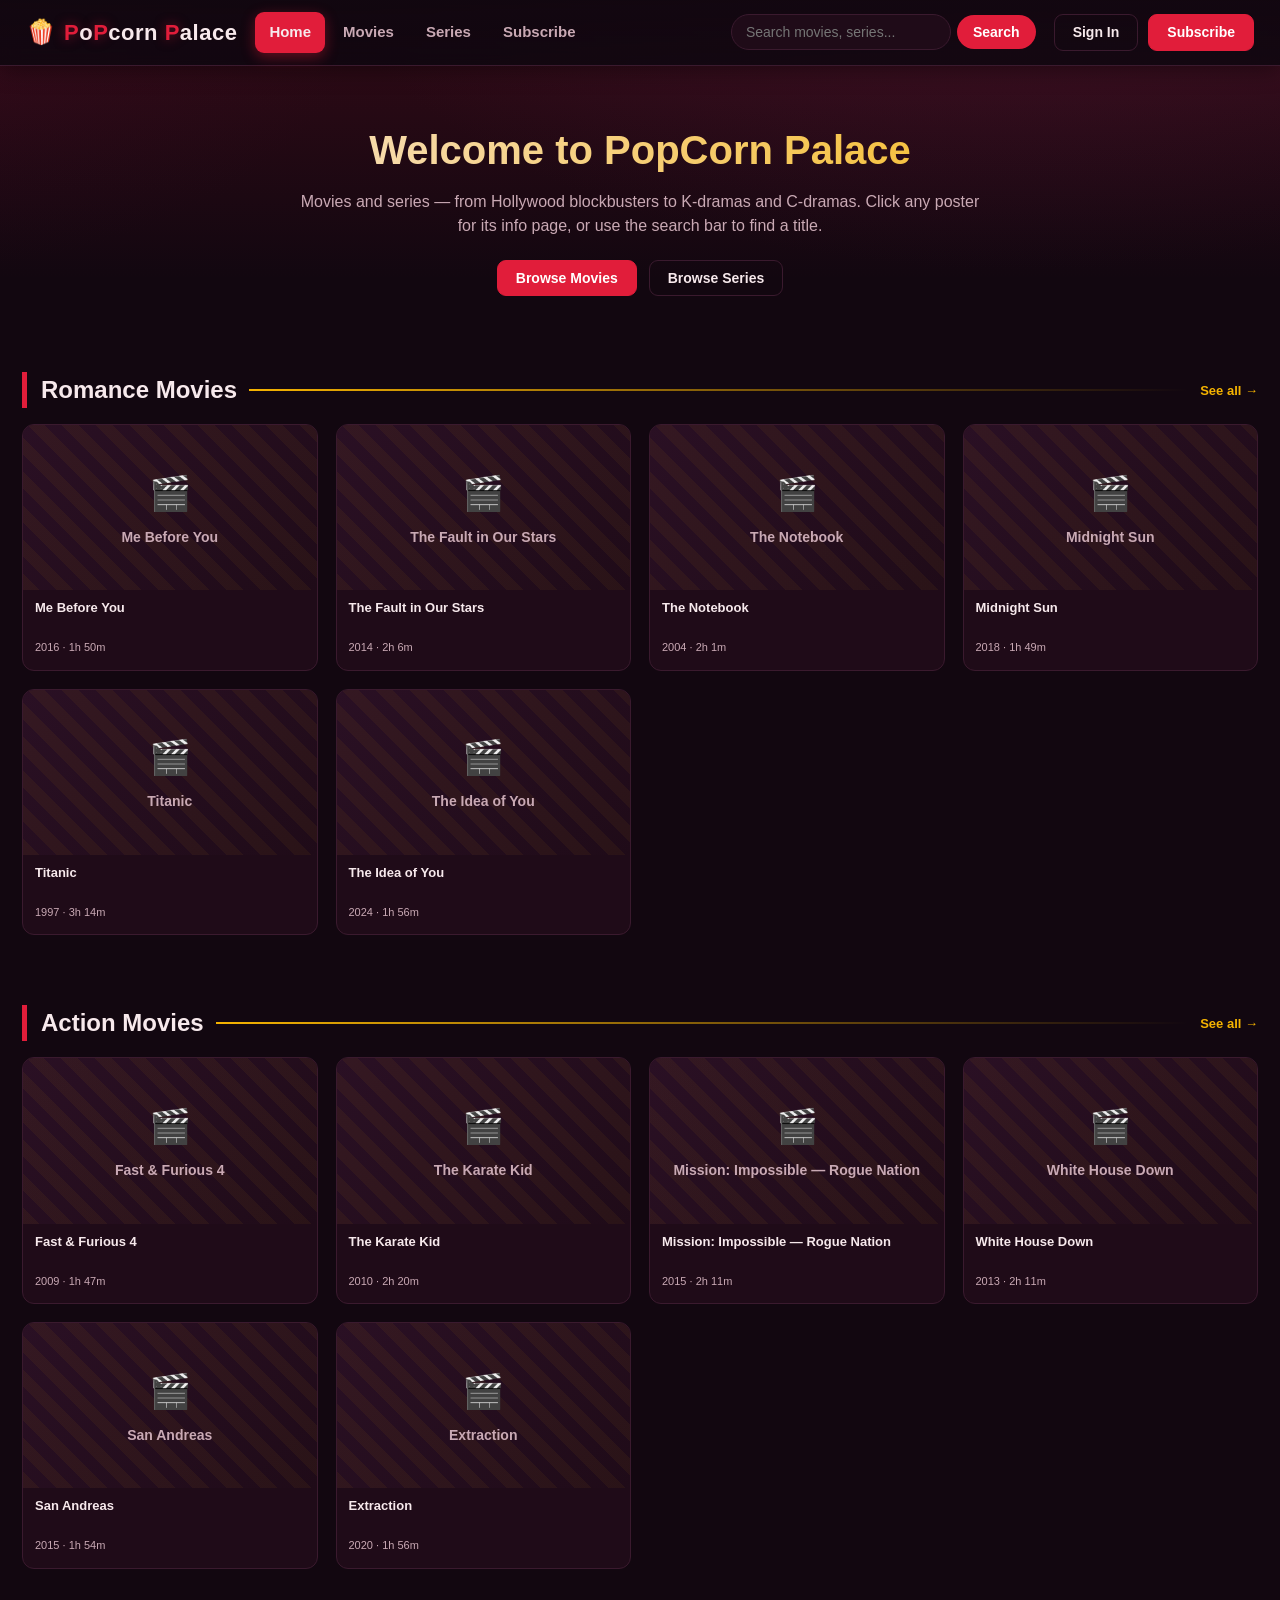
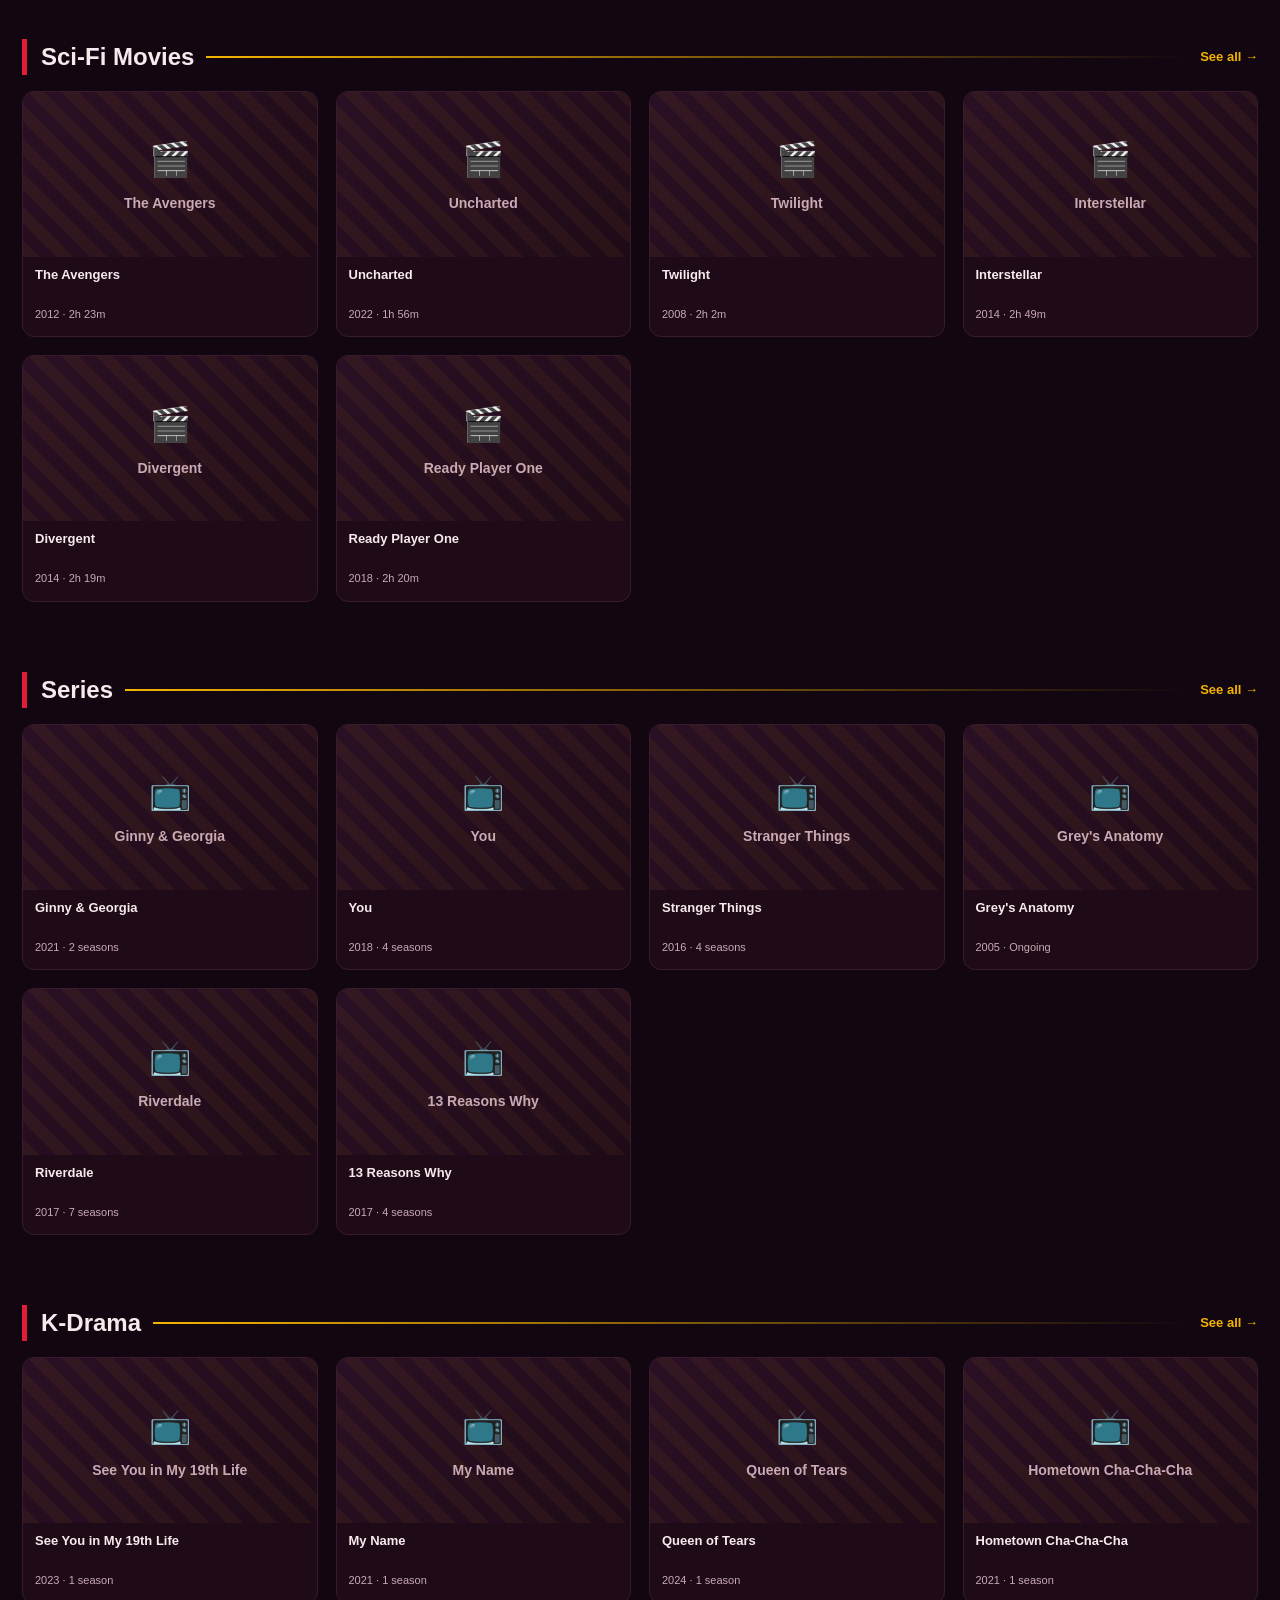
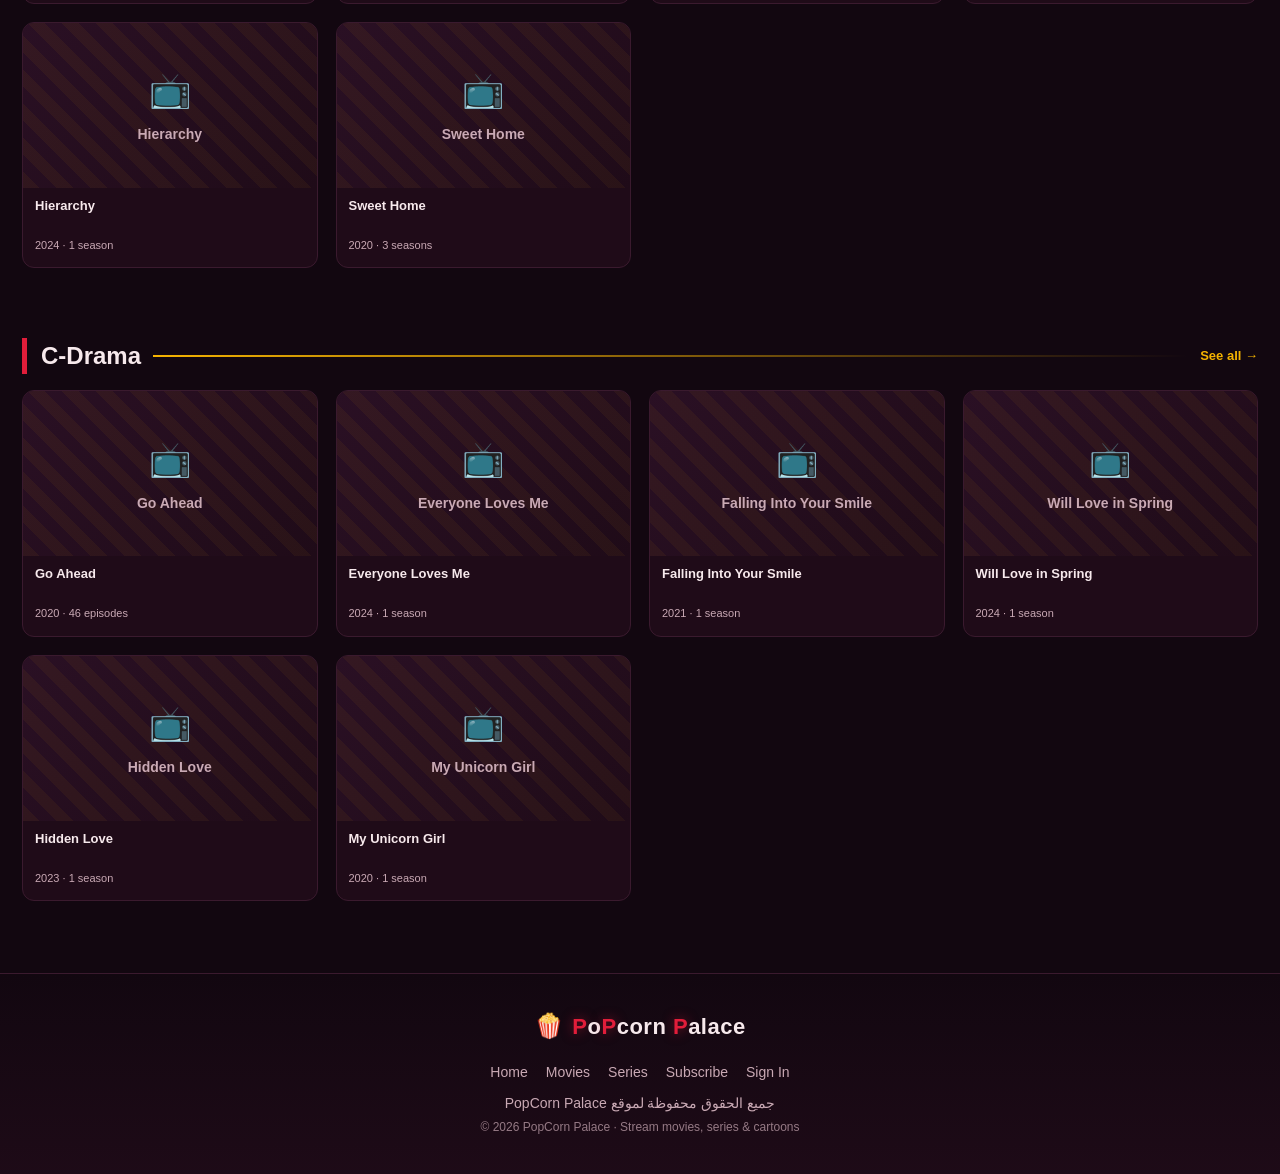
<file: index.html>
<!doctype html>
<html lang="en">
<head>
  <meta charset="utf-8">
  <meta name="viewport" content="width=device-width, initial-scale=1">
  <title>PopCorn Palace — Movies &amp; Series</title>
  <meta name="description" content="Movies and series — from Hollywood blockbusters to K-dramas and C-dramas. Browse, search and discover on PopCorn Palace.">
  <meta name="theme-color" content="#120710">
  <link rel="icon" href="data:image/svg+xml,%3Csvg xmlns='http://www.w3.org/2000/svg' viewBox='0 0 100 100'%3E%3Ctext y='.9em' font-size='90'%3E🍿%3C/text%3E%3C/svg%3E">
  <link rel="stylesheet" href="css/base.css">
  <link rel="stylesheet" href="css/layout.css">
  <link rel="stylesheet" href="css/components.css">
</head>
<body data-page="home">
  <main id="main">
    <section class="hero">
      <h1>Welcome to PopCorn Palace</h1>
      <p>Movies and series — from Hollywood blockbusters to K-dramas and C-dramas. Click any poster for its info page, or use the search bar to find a title.</p>
      <div class="hero-actions">
        <a class="btn-primary" href="movies.html">Browse Movies</a>
        <a class="btn-ghost" href="series.html">Browse Series</a>
      </div>
    </section>

    <div id="sections" data-kinds="movie,series,kdrama,cdrama" data-seeall></div>
    <noscript><p class="empty-state">Please enable JavaScript to browse the catalog.</p></noscript>
  </main>

  <script src="js/data.js"></script>
  <script src="js/layout.js"></script>
  <script src="js/browse.js"></script>
</body>
</html>
</file>
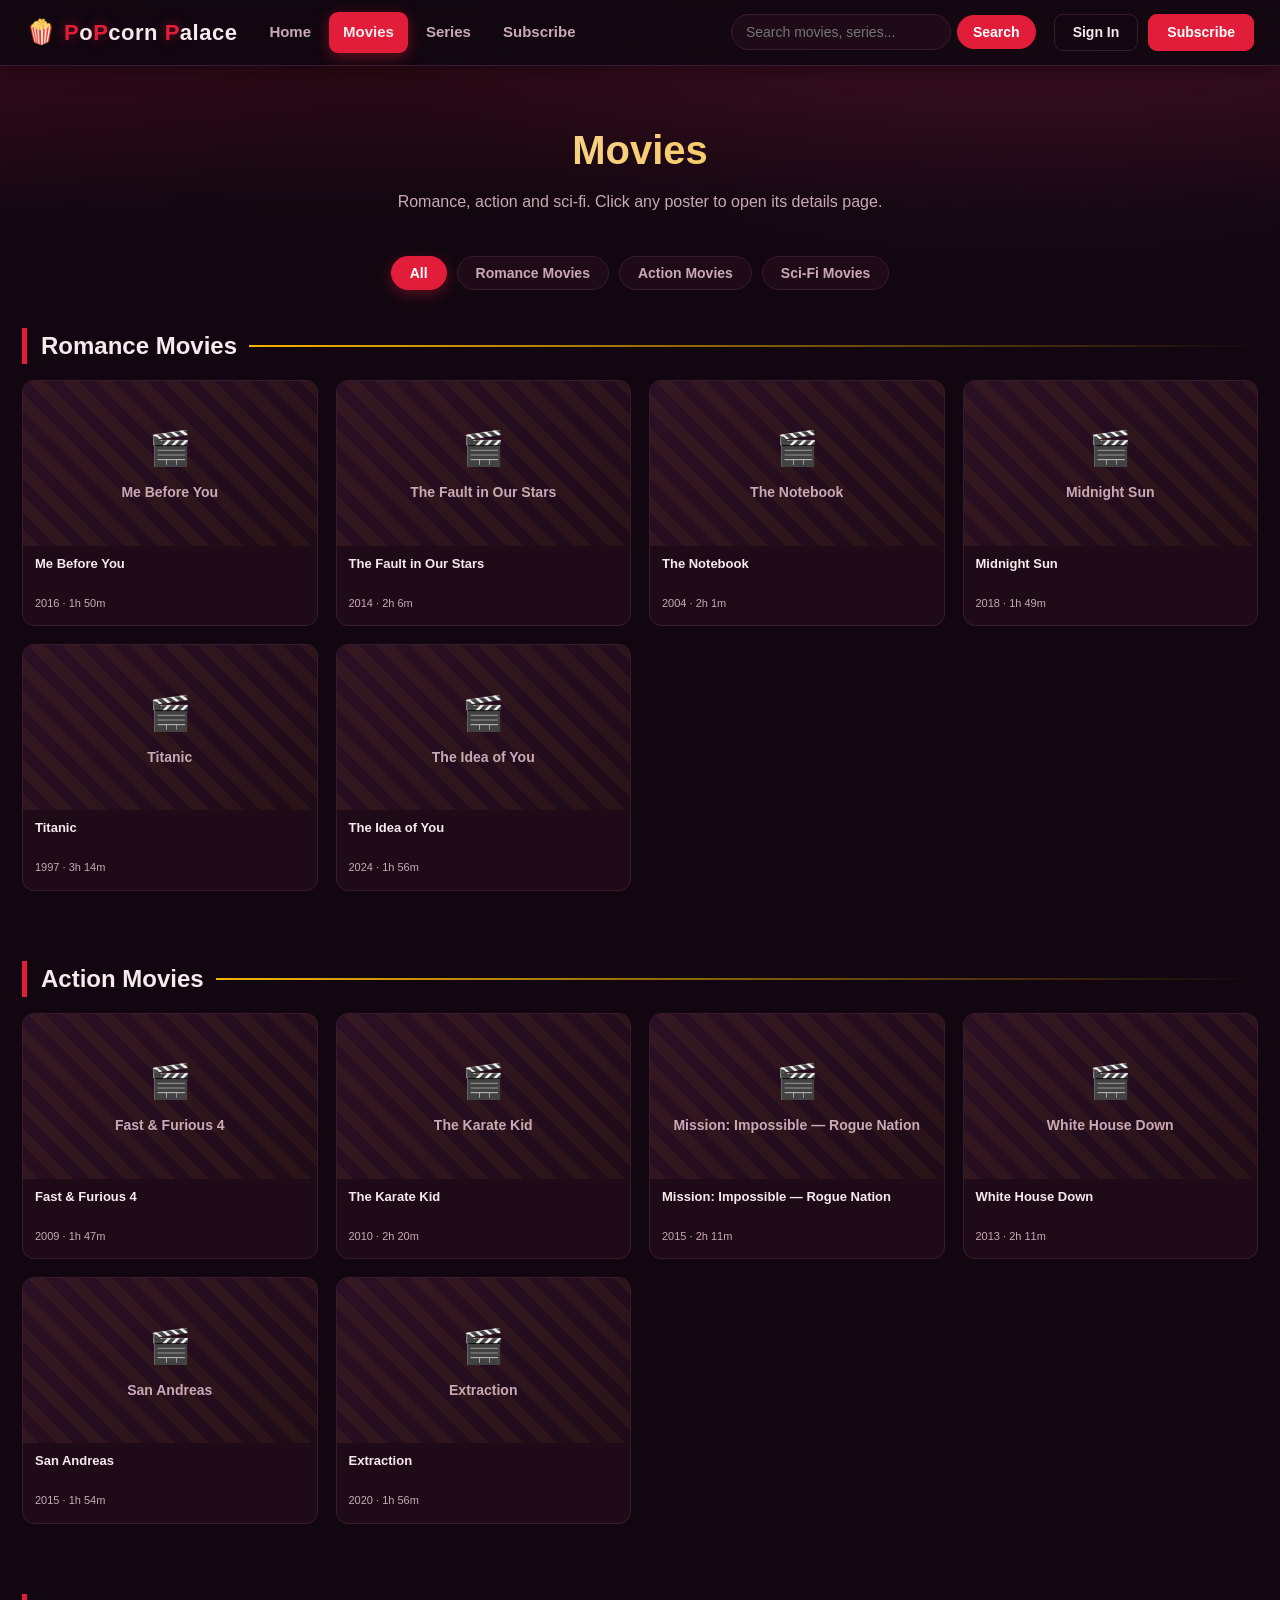
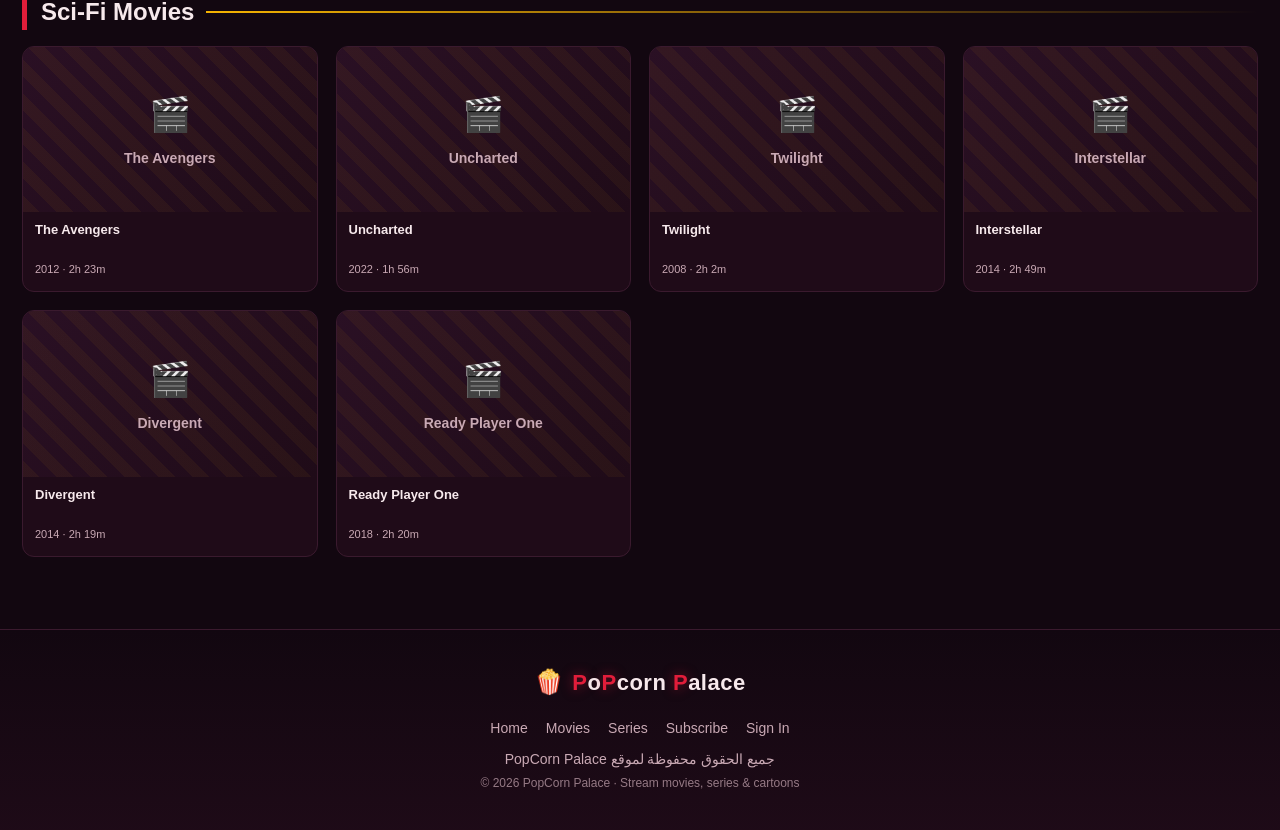
<file: movies.html>
<!doctype html>
<html lang="en">
<head>
  <meta charset="utf-8">
  <meta name="viewport" content="width=device-width, initial-scale=1">
  <title>Movies — PopCorn Palace</title>
  <meta name="description" content="Romance, action and sci-fi movies. Pick a poster to open its details page.">
  <meta name="theme-color" content="#120710">
  <link rel="icon" href="data:image/svg+xml,%3Csvg xmlns='http://www.w3.org/2000/svg' viewBox='0 0 100 100'%3E%3Ctext y='.9em' font-size='90'%3E🍿%3C/text%3E%3C/svg%3E">
  <link rel="stylesheet" href="css/base.css">
  <link rel="stylesheet" href="css/layout.css">
  <link rel="stylesheet" href="css/components.css">
</head>
<body data-page="movies">
  <main id="main">
    <section class="hero">
      <h1>Movies</h1>
      <p>Romance, action and sci-fi. Click any poster to open its details page.</p>
    </section>

    <div id="sections" data-kinds="movie" data-filter></div>
    <noscript><p class="empty-state">Please enable JavaScript to browse the catalog.</p></noscript>
  </main>

  <script src="js/data.js"></script>
  <script src="js/layout.js"></script>
  <script src="js/browse.js"></script>
</body>
</html>
</file>
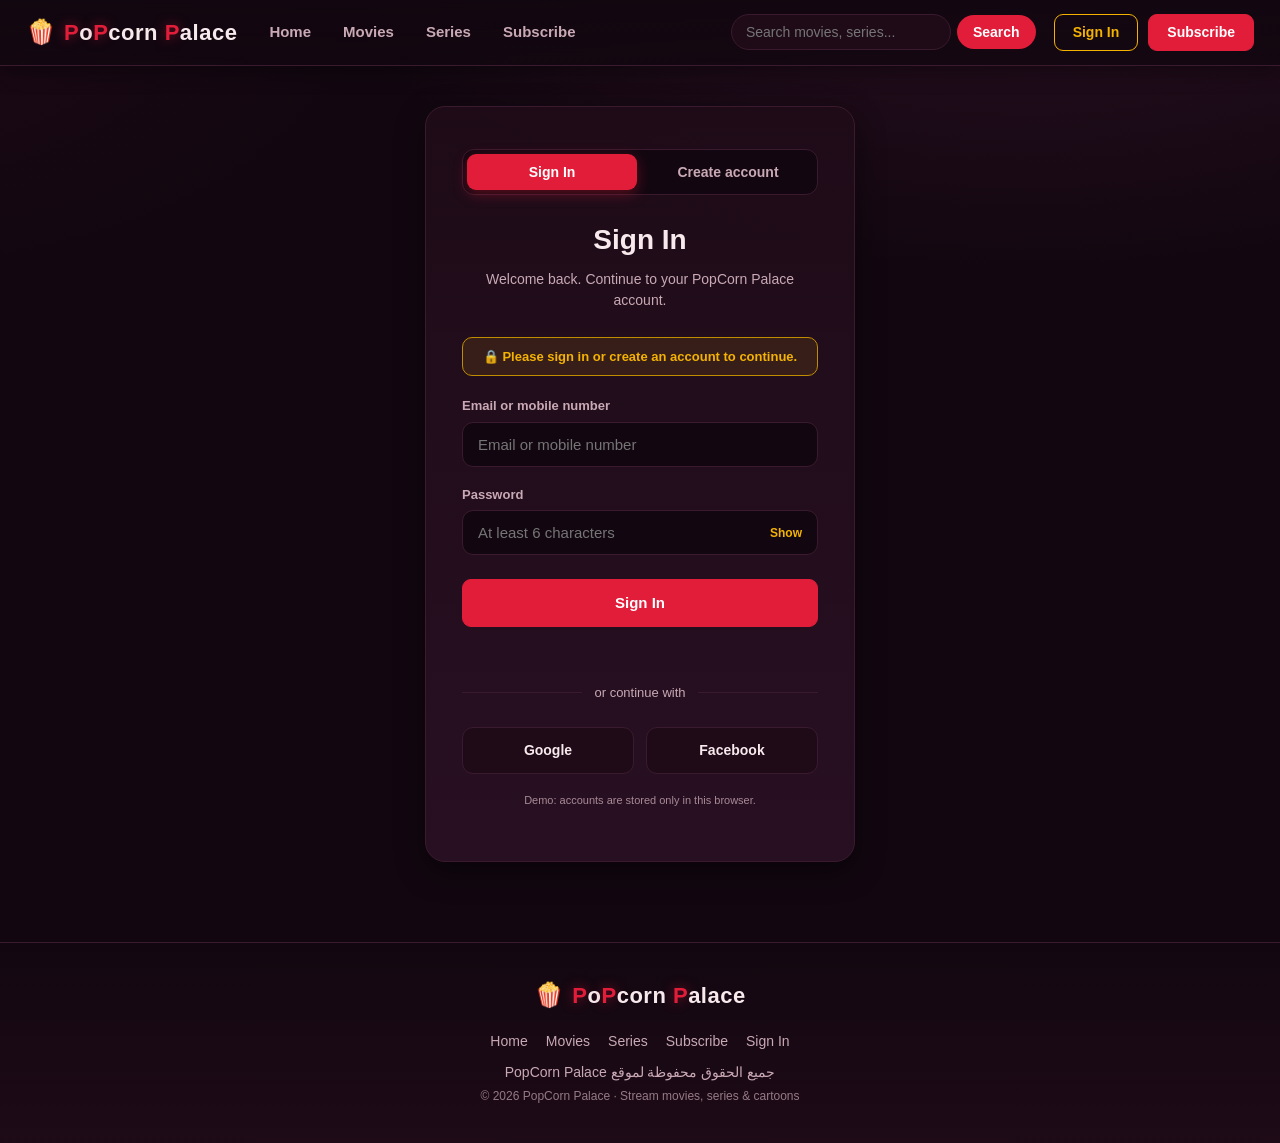
<file: mylist.html>
<!doctype html>
<html lang="en">
<head>
  <meta charset="utf-8">
  <meta name="viewport" content="width=device-width, initial-scale=1">
  <title>My List — PopCorn Palace</title>
  <meta name="description" content="Your saved movies and series on PopCorn Palace.">
  <meta name="theme-color" content="#120710">
  <link rel="icon" href="data:image/svg+xml,%3Csvg xmlns='http://www.w3.org/2000/svg' viewBox='0 0 100 100'%3E%3Ctext y='.9em' font-size='90'%3E🍿%3C/text%3E%3C/svg%3E">
  <link rel="stylesheet" href="css/base.css">
  <link rel="stylesheet" href="css/layout.css">
  <link rel="stylesheet" href="css/components.css">
  <link rel="stylesheet" href="css/mylist.css">
</head>
<body data-page="mylist">
  <main id="main">
    <section class="hero">
      <h1>My List</h1>
      <p>Movies and series you saved. Your list is private to your account.</p>
    </section>
    <div class="section" id="list-root"></div>
  </main>

  <script src="js/data.js"></script>
  <script src="js/layout.js"></script>
  <script src="js/mylist.js"></script>
</body>
</html>
</file>
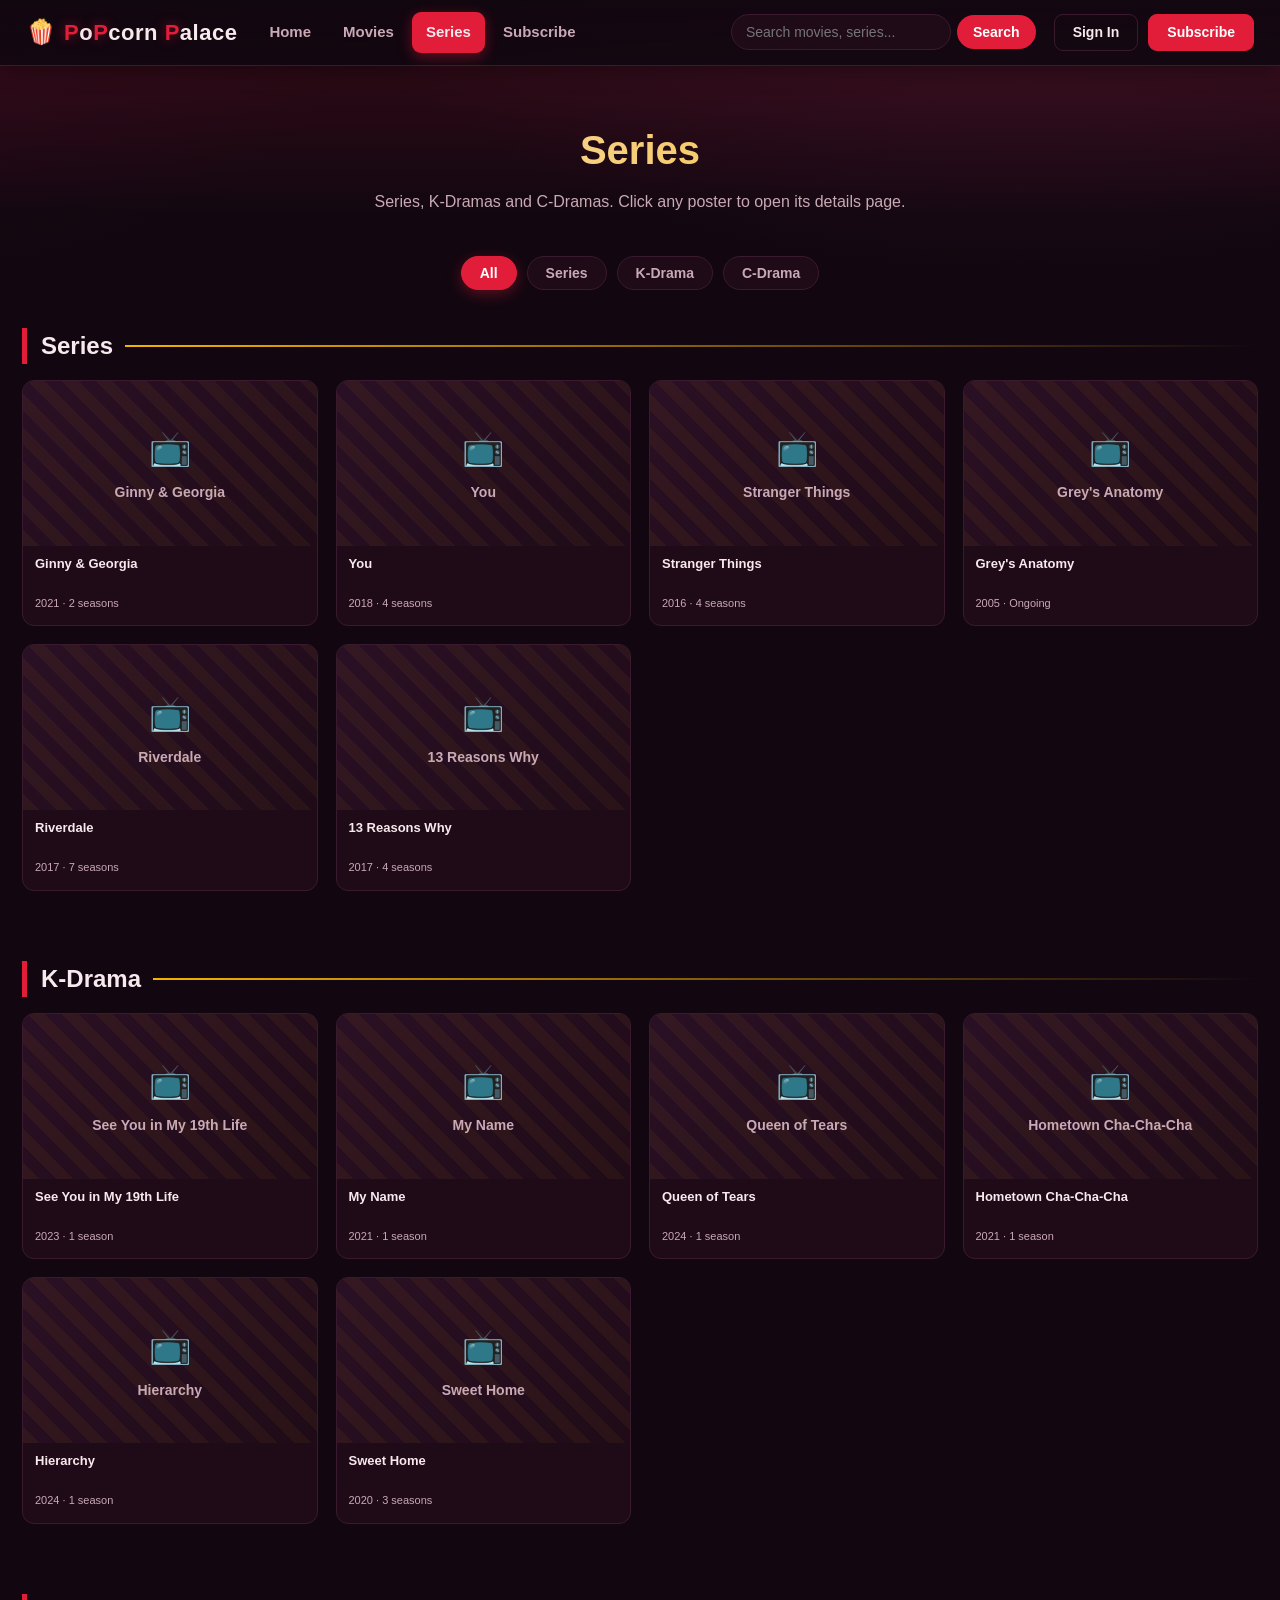
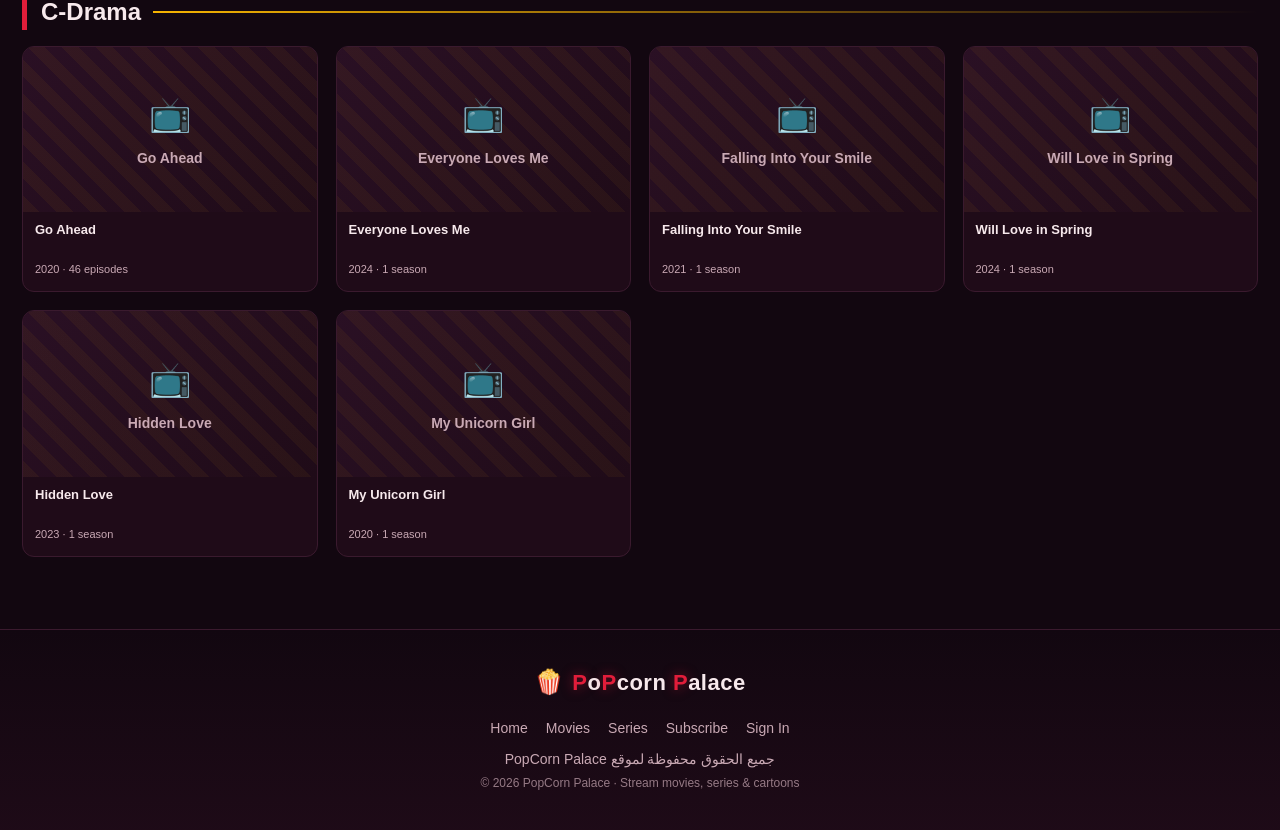
<file: series.html>
<!doctype html>
<html lang="en">
<head>
  <meta charset="utf-8">
  <meta name="viewport" content="width=device-width, initial-scale=1">
  <title>Series — PopCorn Palace</title>
  <meta name="description" content="Series, K-Dramas and C-Dramas. Pick a poster to open its details page.">
  <meta name="theme-color" content="#120710">
  <link rel="icon" href="data:image/svg+xml,%3Csvg xmlns='http://www.w3.org/2000/svg' viewBox='0 0 100 100'%3E%3Ctext y='.9em' font-size='90'%3E🍿%3C/text%3E%3C/svg%3E">
  <link rel="stylesheet" href="css/base.css">
  <link rel="stylesheet" href="css/layout.css">
  <link rel="stylesheet" href="css/components.css">
</head>
<body data-page="series">
  <main id="main">
    <section class="hero">
      <h1>Series</h1>
      <p>Series, K-Dramas and C-Dramas. Click any poster to open its details page.</p>
    </section>

    <div id="sections" data-kinds="series,kdrama,cdrama" data-filter></div>
    <noscript><p class="empty-state">Please enable JavaScript to browse the catalog.</p></noscript>
  </main>

  <script src="js/data.js"></script>
  <script src="js/layout.js"></script>
  <script src="js/browse.js"></script>
</body>
</html>
</file>
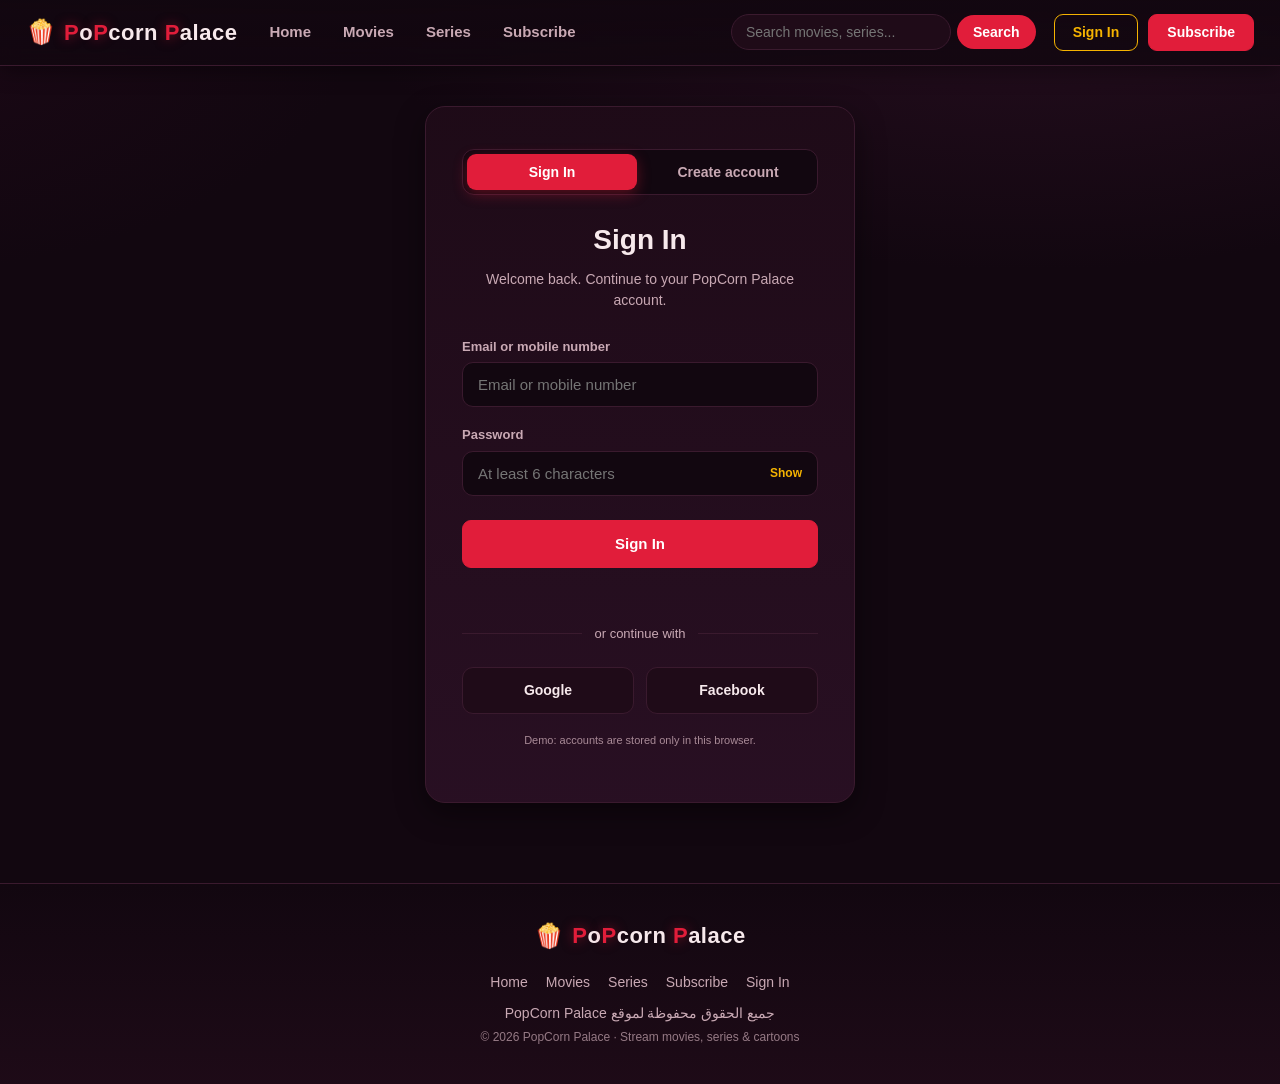
<file: signin.html>
<!doctype html>
<html lang="en">
<head>
  <meta charset="utf-8">
  <meta name="viewport" content="width=device-width, initial-scale=1">
  <title>Sign In — PopCorn Palace</title>
  <meta name="description" content="Sign in or create an account to use My List on PopCorn Palace.">
  <meta name="theme-color" content="#120710">
  <link rel="icon" href="data:image/svg+xml,%3Csvg xmlns='http://www.w3.org/2000/svg' viewBox='0 0 100 100'%3E%3Ctext y='.9em' font-size='90'%3E🍿%3C/text%3E%3C/svg%3E">
  <link rel="stylesheet" href="css/base.css">
  <link rel="stylesheet" href="css/layout.css">
  <link rel="stylesheet" href="css/components.css">
  <link rel="stylesheet" href="css/signin.css">
</head>
<body data-page="signin">
  <main id="main" class="auth-wrap">
    <div class="auth-card">
      <div class="tabs" role="tablist" aria-label="Account">
        <button class="tab on" type="button" role="tab" data-mode="signin" aria-selected="true">Sign In</button>
        <button class="tab" type="button" role="tab" data-mode="signup" aria-selected="false">Create account</button>
      </div>
      <h1 id="title">Sign In</h1>
      <p class="lead" id="lead">Welcome back. Continue to your PopCorn Palace account.</p>
      <p class="next-note" id="next-note" hidden>🔒 Please sign in or create an account to continue.</p>

      <form id="signin-form" novalidate>
        <div class="field">
          <label for="u">Email or mobile number</label>
          <input id="u" type="text" name="username" placeholder="Email or mobile number"
                 autocomplete="username" inputmode="email" required aria-describedby="u-err">
          <div class="err" id="u-err">Enter a valid email or mobile number.</div>
        </div>
        <div class="field">
          <label for="p">Password</label>
          <div class="pw-wrap">
            <input id="p" type="password" name="password" placeholder="At least 6 characters"
                   autocomplete="current-password" required minlength="6" aria-describedby="p-err">
            <button class="pw-toggle" id="pw-toggle" type="button" aria-pressed="false" aria-controls="p">Show</button>
          </div>
          <div class="err" id="p-err">Password must be at least 6 characters.</div>
        </div>
        <div class="field" id="confirm-field" hidden>
          <label for="p2">Confirm password</label>
          <input id="p2" type="password" autocomplete="new-password" placeholder="Repeat your password" aria-describedby="p2-err">
          <div class="err" id="p2-err">Passwords don't match.</div>
        </div>
        <button class="btn-primary" id="submit" type="submit">Sign In</button>
        <p class="form-status" id="form-status" role="status" aria-live="polite"></p>
      </form>

      <div class="divider">or continue with</div>
      <div class="social">
        <a href="https://www.google.com" target="_blank" rel="noopener noreferrer">Google</a>
        <a href="https://www.facebook.com" target="_blank" rel="noopener noreferrer">Facebook</a>
      </div>
      <p class="recaptcha">Demo: accounts are stored only in this browser.</p>
    </div>
  </main>

  <script src="js/data.js"></script>
  <script src="js/layout.js"></script>
  <script src="js/signin.js"></script>
</body>
</html>
</file>
<file: css/base.css>
/* ==========================================================
   base.css — design tokens, reset, typography, utilities
   ========================================================== */
:root {
  --bg: #120710;
  --bg2: #1a0a16;
  --surface: #1f0b18;
  --surface2: #2a1024;
  --primary: #e11d3a;
  --primary-dark: #a30f25;
  --accent: #f5b301;
  --accent-dark: #c08d00;
  --text: #f7e9ec;
  --muted: #c9a9b4;
  --border: #3a1a2e;
  --shadow: 0 10px 30px rgba(0, 0, 0, .45);
  --radius: 12px;
  --maxw: 1280px;
  --header-h: 64px;
}

*, *::before, *::after { box-sizing: border-box; }

html { scroll-behavior: smooth; -webkit-text-size-adjust: 100%; }
html, body { margin: 0; padding: 0; }

body {
  font-family: "Segoe UI", Tahoma, "Helvetica Neue", Arial, "Noto Sans", sans-serif;
  background:
    radial-gradient(1200px 600px at 80% -10%, #2a0f22 0%, transparent 60%),
    radial-gradient(900px 500px at -10% 0%, #1c0816 0%, transparent 55%),
    var(--bg);
  background-attachment: fixed;
  color: var(--text);
  min-height: 100vh;
  line-height: 1.5;
  display: flex;
  flex-direction: column;
}
main { flex: 1; }

a { color: inherit; text-decoration: none; }
img { max-width: 100%; display: block; }
button { font-family: inherit; }

/* Keyboard focus — visible everywhere */
:focus-visible {
  outline: 2px solid var(--accent);
  outline-offset: 2px;
  border-radius: 6px;
}

/* Skip link for keyboard / screen-reader users */
.skip-link {
  position: absolute; left: 12px; top: -60px; z-index: 200;
  background: var(--accent); color: #1a0a16; font-weight: 800;
  padding: 10px 16px; border-radius: 8px; transition: top .2s;
}
.skip-link:focus { top: 12px; }

.visually-hidden {
  position: absolute !important; width: 1px; height: 1px; overflow: hidden;
  clip: rect(0 0 0 0); white-space: nowrap;
}

/* Respect users who prefer less motion */
@media (prefers-reduced-motion: reduce) {
  *, *::before, *::after {
    animation-duration: .01ms !important;
    transition-duration: .01ms !important;
    scroll-behavior: auto !important;
  }
}
</file>
<file: css/layout.css>
/* ==========================================================
   layout.css — header, navigation, hero, sections, footer
   ========================================================== */

/* ---------- Header ---------- */
.nav {
  position: sticky; top: 0; z-index: 50;
  display: flex; align-items: center; gap: 18px; flex-wrap: wrap;
  padding: 12px 26px;
  background: linear-gradient(180deg, rgba(18, 7, 16, .97), rgba(18, 7, 16, .85));
  backdrop-filter: blur(8px);
  border-bottom: 1px solid var(--border);
  box-shadow: 0 4px 22px rgba(0, 0, 0, .4);
}

.brand-link { display: flex; align-items: center; gap: 8px; }
.brand {
  font-size: 22px; font-weight: 800; letter-spacing: .5px; white-space: nowrap;
}
.brand .r { color: var(--primary); text-shadow: 0 0 12px rgba(225, 29, 58, .5); }
.brand-link .pop { font-size: 24px; }

.nav-links { display: flex; gap: 4px; flex-wrap: wrap; }
.nav-links a {
  padding: 9px 14px; border-radius: 9px; font-size: 15px; font-weight: 600;
  color: var(--muted); transition: .2s;
}
.nav-links a:hover { color: var(--text); background: var(--surface); }
.nav-links a.is-active {
  color: var(--text); background: var(--primary);
  box-shadow: 0 4px 14px rgba(225, 29, 58, .4);
}

.nav-right { display: flex; align-items: center; gap: 10px; }

/* Hamburger (mobile only) */
.nav-toggle {
  display: none; margin-left: auto;
  background: var(--surface); border: 1px solid var(--border); color: var(--text);
  width: 42px; height: 42px; border-radius: 10px; font-size: 20px; cursor: pointer;
}

/* ---------- Hero ---------- */
.hero {
  padding: 54px 26px 38px; text-align: center;
  background: linear-gradient(180deg, rgba(225, 29, 58, .12), transparent 80%);
}
.hero h1 {
  font-size: clamp(28px, 5vw, 40px); margin: 0 0 10px; font-weight: 800;
  background: linear-gradient(90deg, var(--text), var(--accent));
  -webkit-background-clip: text; background-clip: text; color: transparent;
}
.hero p { color: var(--muted); max-width: 680px; margin: 0 auto; font-size: 16px; }
.hero-actions { display: flex; gap: 12px; justify-content: center; flex-wrap: wrap; margin-top: 22px; }

/* ---------- Sections ---------- */
.section { max-width: var(--maxw); margin: 0 auto; padding: 8px 22px 6px; }
.section-title {
  font-size: 24px; font-weight: 800; color: var(--text);
  display: flex; align-items: center; gap: 12px;
  margin: 30px 0 16px; padding-left: 14px;
  border-left: 5px solid var(--primary);
}
.section-title::after {
  content: ""; flex: 1; height: 2px;
  background: linear-gradient(90deg, var(--accent), transparent);
}
.section-title .see-all {
  order: 2; font-size: 13px; font-weight: 700; color: var(--accent);
  white-space: nowrap; order: 3;
}
.section-title .see-all:hover { text-decoration: underline; }

/* ---------- Footer ---------- */
.footer {
  margin-top: 40px; padding: 34px 26px; text-align: center;
  background: linear-gradient(180deg, transparent, rgba(31, 11, 24, .9));
  border-top: 1px solid var(--border);
}
.footer .brand-link { justify-content: center; margin-bottom: 8px; display: inline-flex; }
.footer-links { display: flex; gap: 18px; justify-content: center; flex-wrap: wrap; margin: 10px 0; }
.footer-links a { color: var(--muted); font-size: 14px; }
.footer-links a:hover { color: var(--accent); }
.footer p { margin: 4px 0; color: var(--muted); font-size: 14px; }
.footer p.ar { direction: rtl; }
.footer .muted { font-size: 12px; opacity: .7; }

/* ---------- Responsive ---------- */
@media (max-width: 860px) {
  .nav { padding: 10px 16px; gap: 10px; }
  .nav-toggle { display: inline-flex; align-items: center; justify-content: center; }
  .nav-links, .nav-right { display: none; width: 100%; }
  .nav.open .nav-links { display: flex; flex-direction: column; }
  .nav.open .nav-right { display: flex; }
  .nav-search { order: 3; width: 100%; margin-left: 0; }
  .hero { padding: 38px 18px 26px; }
}
</file>
<file: css/components.css>
/* ==========================================================
   components.css — buttons, cards, grid, search, chips, toast
   ========================================================== */

/* ---------- Buttons ---------- */
.btn-ghost, .btn-primary {
  display: inline-flex; align-items: center; justify-content: center; gap: 6px;
  padding: 9px 18px; border-radius: 9px; font-weight: 700; font-size: 14px;
  cursor: pointer; transition: .2s; line-height: 1.2;
}
.btn-ghost { border: 1px solid var(--border); color: var(--text); background: transparent; font-weight: 600; }
.btn-ghost:hover { border-color: var(--accent); color: var(--accent); }
.btn-primary { background: var(--primary); color: #fff; border: 1px solid var(--primary); }
.btn-primary:hover { background: var(--primary-dark); box-shadow: 0 4px 14px rgba(225, 29, 58, .45); }
.btn-ghost.is-on { border-color: var(--accent); color: var(--accent); }

/* ---------- Nav search + live dropdown ---------- */
.nav-search { position: relative; display: flex; align-items: center; gap: 6px; margin-left: auto; }
.nav-search input {
  background: var(--surface); border: 1px solid var(--border); color: var(--text);
  padding: 9px 14px; border-radius: 24px; width: 220px; font-size: 14px; outline: none;
}
.nav-search input:focus { border-color: var(--primary); }
.nav-search button {
  background: var(--primary); color: #fff; border: none; cursor: pointer;
  padding: 9px 16px; border-radius: 24px; font-weight: 700; font-size: 14px; transition: .2s;
}
.nav-search button:hover { background: var(--primary-dark); }
@media (max-width: 860px) { .nav-search input { flex: 1; width: auto; } }

.search-dropdown {
  position: absolute; top: calc(100% + 8px); right: 0; width: 360px; max-width: 92vw;
  max-height: 60vh; overflow-y: auto;
  background: var(--surface); border: 1px solid var(--border); border-radius: 14px;
  box-shadow: var(--shadow); z-index: 80; padding: 6px;
}
.search-dropdown[hidden] { display: none; }
.sr-item { display: flex; gap: 11px; align-items: center; padding: 8px; border-radius: 10px; transition: background .15s; }
.sr-item:hover, .sr-item.kb-focus { background: var(--surface2); }
.sr-item img, .sr-item .ph {
  width: 72px; height: 40px; border-radius: 5px; flex-shrink: 0; object-fit: contain;
  background: var(--surface2);
}
.sr-item .ph { display: flex; align-items: center; justify-content: center; font-size: 18px; border: 1px solid var(--border); }
.sr-item .t { font-size: 13px; font-weight: 700; line-height: 1.25; }
.sr-item .s { font-size: 11px; color: var(--muted); margin-top: 2px; }
.sr-empty { padding: 18px 14px; text-align: center; color: var(--muted); font-size: 13px; }
.sr-empty a { color: var(--accent); font-weight: 700; }

/* ---------- Filter chips ---------- */
.chips { display: flex; flex-wrap: wrap; gap: 10px; justify-content: center; max-width: var(--maxw); margin: 0 auto; padding: 4px 22px 0; }
.chip {
  background: var(--surface); border: 1px solid var(--border); color: var(--muted);
  padding: 8px 18px; border-radius: 22px; font-size: 14px; font-weight: 700; cursor: pointer; transition: .2s;
}
.chip:hover { color: var(--text); border-color: var(--accent); }
.chip[aria-pressed="true"] { background: var(--primary); border-color: var(--primary); color: #fff; box-shadow: 0 4px 14px rgba(225, 29, 58, .35); }

/* ---------- Poster grid + cards ---------- */
.grid { display: grid; gap: 18px; padding: 0 0 26px; grid-template-columns: repeat(auto-fill, minmax(260px, 1fr)); }
@media (max-width: 600px) { .grid { grid-template-columns: 1fr; gap: 16px; } }

.card {
  display: block; background: var(--surface); border: 1px solid var(--border);
  border-radius: var(--radius); overflow: hidden;
  transition: transform .25s ease, box-shadow .25s ease, border-color .25s ease;
}
.card:hover, .card:focus-visible {
  transform: translateY(-6px) scale(1.025); border-color: var(--accent);
  box-shadow: 0 14px 34px rgba(225, 29, 58, .35);
}
/* Landscape 16:9 frame. The full image is always visible (contain);
   a blurred, dimmed copy fills any empty space so it never looks boxed-in. */
.poster-wrap, .hero-art { position: relative; overflow: hidden; aspect-ratio: 16 / 9; background: var(--surface2); isolation: isolate; }
.poster-bg {
  position: absolute; inset: -12%; width: 124%; height: 124%; object-fit: cover; z-index: 0;
  filter: blur(18px) brightness(.55) saturate(1.2);
}
.poster-wrap .poster, .hero-art .poster {
  position: relative; z-index: 1; width: 100%; height: 100%; object-fit: contain;
  filter: drop-shadow(0 6px 18px rgba(0, 0, 0, .55));
}
.card .badge {
  position: absolute; top: 8px; left: 8px;
  background: rgba(18, 7, 16, .85); border: 1px solid var(--border); color: var(--accent);
  font-size: 10px; font-weight: 800; padding: 3px 8px; border-radius: 12px; letter-spacing: .4px; text-transform: uppercase;
}
.card .meta { padding: 10px 12px 14px; }
.card .name { font-size: 13px; font-weight: 700; line-height: 1.3; min-height: 34px; }
.card .sub { font-size: 11px; color: var(--muted); margin-top: 5px; }

/* Placeholder shown when a poster image fails to load */
.poster-fallback {
  width: 100%; height: 100%; aspect-ratio: 16 / 9; position: relative; z-index: 1;
  display: flex; flex-direction: column; align-items: center; justify-content: center; text-align: center;
  padding: 14px; color: var(--muted); font-weight: 700; font-size: 14px;
  background:
    repeating-linear-gradient(45deg, rgba(245, 179, 1, .05) 0 12px, transparent 12px 24px),
    linear-gradient(135deg, var(--surface2), var(--surface));
}
.poster-fallback .ico { font-size: 34px; margin-bottom: 8px; }

/* Skeleton shown for a moment while the grid renders */
.empty-state { text-align: center; color: var(--muted); padding: 50px 20px; }

/* ---------- Toast ---------- */
.toast {
  position: fixed; left: 50%; bottom: 28px; z-index: 300;
  transform: translate(-50%, 30px); opacity: 0; pointer-events: none;
  background: var(--surface2); border: 1px solid var(--accent); color: var(--text);
  padding: 12px 22px; border-radius: 12px; font-weight: 600; font-size: 14px;
  box-shadow: var(--shadow); transition: .3s; max-width: 90vw; text-align: center;
}
.toast.show { opacity: 1; transform: translate(-50%, 0); }

/* ---------- Signed-in user chip ---------- */
.user-chip { font-size: 13px; font-weight: 700; color: var(--accent); background: var(--surface); border: 1px solid var(--border); padding: 8px 12px; border-radius: 20px; white-space: nowrap; }
</file>
<file: css/mylist.css>
/* mylist.css — My List page */
.mylist-bar { max-width: var(--maxw); margin: 0 auto; padding: 0 22px; display: flex; justify-content: flex-end; }
.card-wrap { display: flex; flex-direction: column; gap: 8px; }
.card-wrap .remove {
  background: transparent; border: 1px solid var(--border); color: var(--muted);
  border-radius: 9px; padding: 7px; font-size: 12px; font-weight: 700; cursor: pointer; transition: .2s;
}
.card-wrap .remove:hover { border-color: var(--primary); color: #ff8a98; }
.empty-list { text-align: center; padding: 50px 20px 30px; color: var(--muted); }
.empty-list h2 { color: var(--text); margin: 0 0 8px; }
.empty-list .hero-actions { margin-top: 18px; }
</file>
<file: css/signin.css>
/* ==========================================================
   signin.css — sign-in page
   ========================================================== */
.auth-wrap { min-height: calc(100vh - var(--header-h) - 160px); display: grid; place-items: center; padding: 40px 20px; }
.auth-card {
  width: 100%; max-width: 430px;
  background: linear-gradient(180deg, rgba(31, 11, 24, .92), rgba(42, 16, 36, .92));
  border: 1px solid var(--border); border-radius: 20px; padding: 42px 36px;
  box-shadow: var(--shadow);
}
.auth-card h1 { margin: 0 0 8px; text-align: center; font-size: 28px; }
.auth-card .lead { text-align: center; color: var(--muted); margin: 0 0 26px; font-size: 14px; }

.field { margin-bottom: 18px; }
.field label { display: block; font-size: 13px; color: var(--muted); margin-bottom: 6px; font-weight: 600; }
.field input {
  width: 100%; background: var(--bg); border: 1px solid var(--border); color: var(--text);
  padding: 13px 15px; border-radius: 11px; font-size: 15px; outline: none; transition: .2s;
}
.field input:focus { border-color: var(--primary); box-shadow: 0 0 0 3px rgba(225, 29, 58, .2); }
.field.invalid input { border-color: #ff5a6e; }
.field .err { display: none; color: #ff8a98; font-size: 12px; margin-top: 6px; }
.field.invalid .err { display: block; }

.pw-wrap { position: relative; }
.pw-wrap input { padding-right: 62px; }
.pw-toggle {
  position: absolute; right: 8px; top: 50%; transform: translateY(-50%);
  background: transparent; border: none; color: var(--accent); font-weight: 700; font-size: 12px;
  cursor: pointer; padding: 6px 8px;
}

.auth-card .btn-primary { width: 100%; padding: 14px; margin-top: 6px; font-size: 15px; }
.form-status { text-align: center; font-size: 13px; margin-top: 14px; min-height: 18px; color: var(--accent); }

.divider { display: flex; align-items: center; gap: 12px; color: var(--muted); font-size: 13px; margin: 24px 0; }
.divider::before, .divider::after { content: ""; flex: 1; height: 1px; background: var(--border); }

.social { display: flex; gap: 12px; }
.social a {
  flex: 1; text-align: center; padding: 12px; border-radius: 11px;
  border: 1px solid var(--border); font-weight: 700; font-size: 14px; transition: .2s; background: var(--surface);
}
.social a:hover { border-color: var(--accent); color: var(--accent); }

.auth-foot { text-align: center; margin-top: 22px; color: var(--muted); font-size: 14px; }
.auth-foot a { color: var(--accent); font-weight: 700; }
.recaptcha { text-align: center; color: var(--muted); font-size: 11px; margin-top: 18px; opacity: .8; }

@media (max-width: 480px) { .auth-card { padding: 32px 22px; } }

/* ---------- Sign in / Create account tabs ---------- */
.tabs { display: flex; gap: 6px; background: var(--bg); border: 1px solid var(--border); border-radius: 12px; padding: 4px; margin-bottom: 24px; }
.tab { flex: 1; border: none; background: transparent; color: var(--muted); font-weight: 700; font-size: 14px; padding: 10px; border-radius: 9px; cursor: pointer; transition: .2s; }
.tab:hover { color: var(--text); }
.tab.on { background: var(--primary); color: #fff; box-shadow: 0 4px 14px rgba(225, 29, 58, .35); }
.next-note { text-align: center; background: rgba(245, 179, 1, .1); border: 1px solid var(--accent-dark); color: var(--accent); border-radius: 10px; padding: 9px 12px; font-size: 13px; font-weight: 600; margin: 0 0 20px; }
.next-note[hidden], #confirm-field[hidden] { display: none; }
</file>
